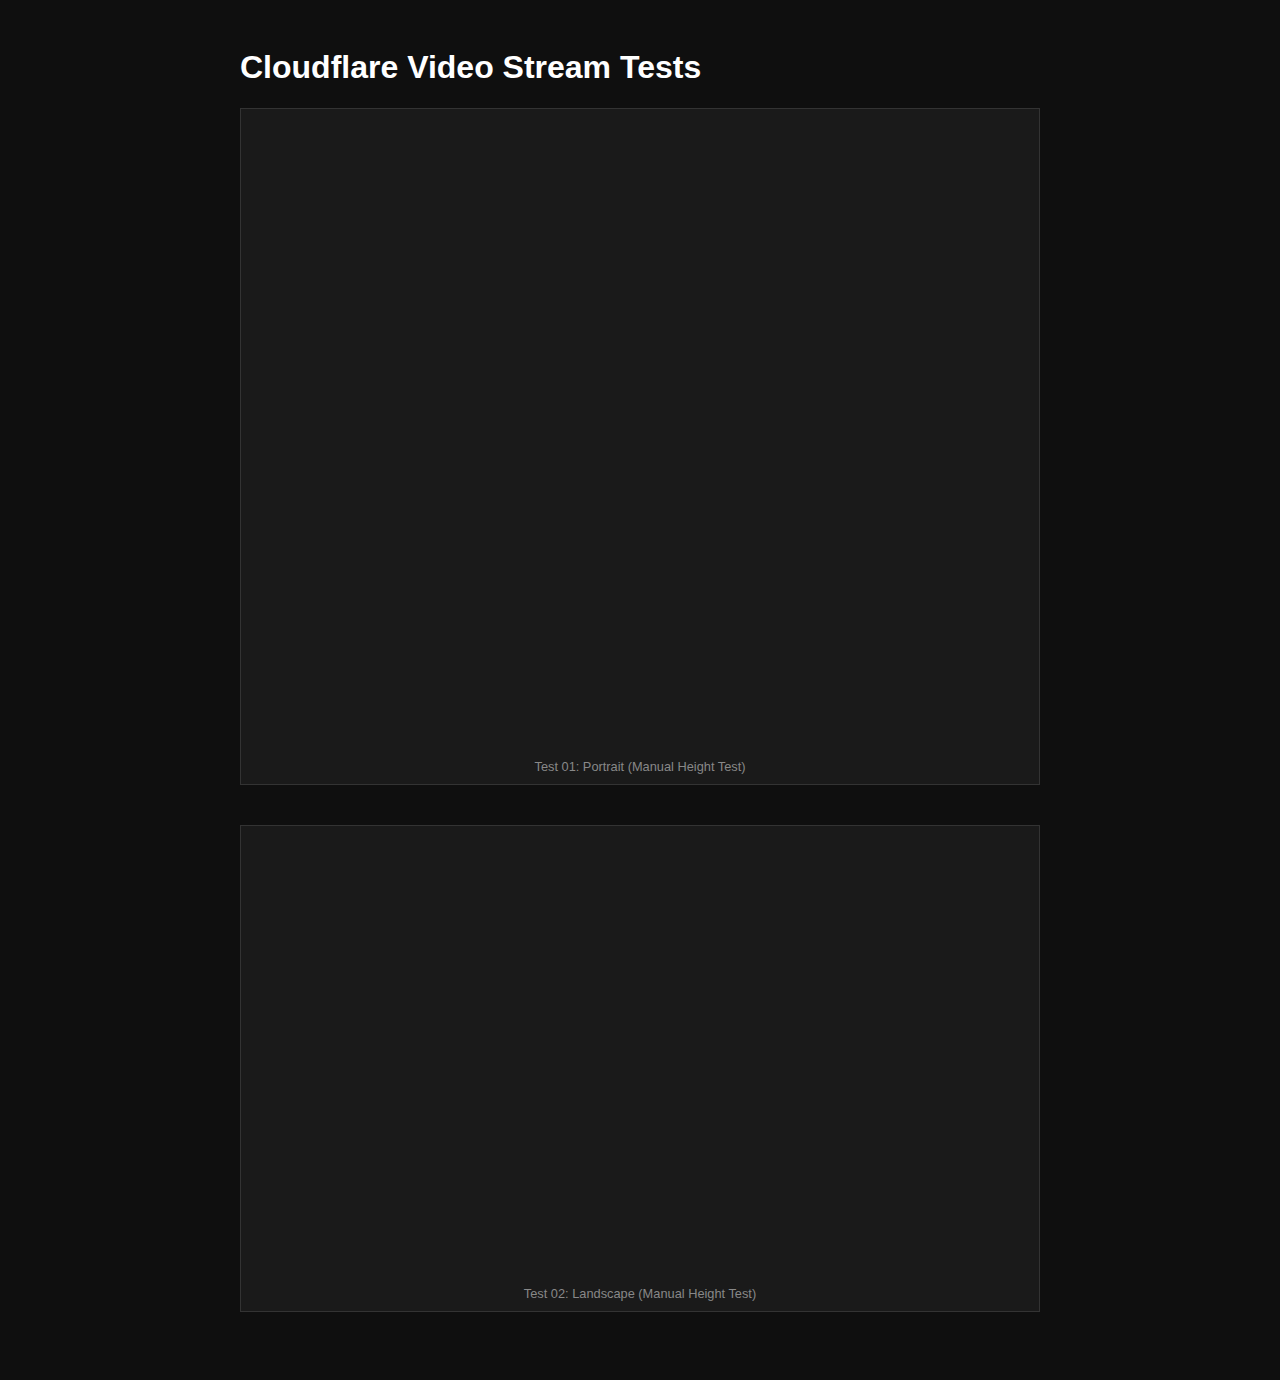
<file: cf-vidtests/index.html>
<!DOCTYPE html>
<html lang="en">
<head>
    <meta charset="UTF-8">
    <meta name="viewport" content="width=device-width, initial-scale=1.0">
    <title>CF Video Experiments | drfunn.com</title>
    <link rel="stylesheet" href="style.css">
</head>
<body style="background: #0f0f0f; color: white;">

    <div class="vid-experiment-wrapper">
        <h1>Cloudflare Video Stream Tests</h1>
        
        <div class="video-card">
            <iframe
                src="https://customer-dk6q4c314h6xd6jo.cloudflarestream.com/5285fad16bd0abd54d4bdcda3be8d28a/iframe?poster=https%3A%2F%2Fcustomer-dk6q4c314h6xd6jo.cloudflarestream.com%2F5285fad16bd0abd54d4bdcda3be8d28a%2Fthumbnails%2Fthumbnail.jpg%3Ftime%3D2s"
                style="height: 640px;" 
                allow="accelerometer; gyroscope; autoplay; encrypted-media; picture-in-picture;"
                allowfullscreen="true">
            </iframe>
            <div class="vid-caption">Test 01: Portrait (Manual Height Test)</div>
        </div>
        
        <div class="video-card">
            <iframe
                src="https://customer-dk6q4c314h6xd6jo.cloudflarestream.com/74ffd0754447e8f433292752c38af4eb/iframe?poster=https%3A%2F%2Fcustomer-dk6q4c314h6xd6jo.cloudflarestream.com%2F74ffd0754447e8f433292752c38af4eb%2Fthumbnails%2Fthumbnail.jpg%3Ftime%3D7m22s"
                style="height: 450px;"
                allow="accelerometer; gyroscope; autoplay; encrypted-media; picture-in-picture;"
                allowfullscreen="true">
            </iframe>
            <div class="vid-caption">Test 02: Landscape (Manual Height Test)</div>
        </div>

    <script defer src="https://embed.cloudflarestream.com/embed/sdk.latest.js"></script>
</body>
</html>
</file>
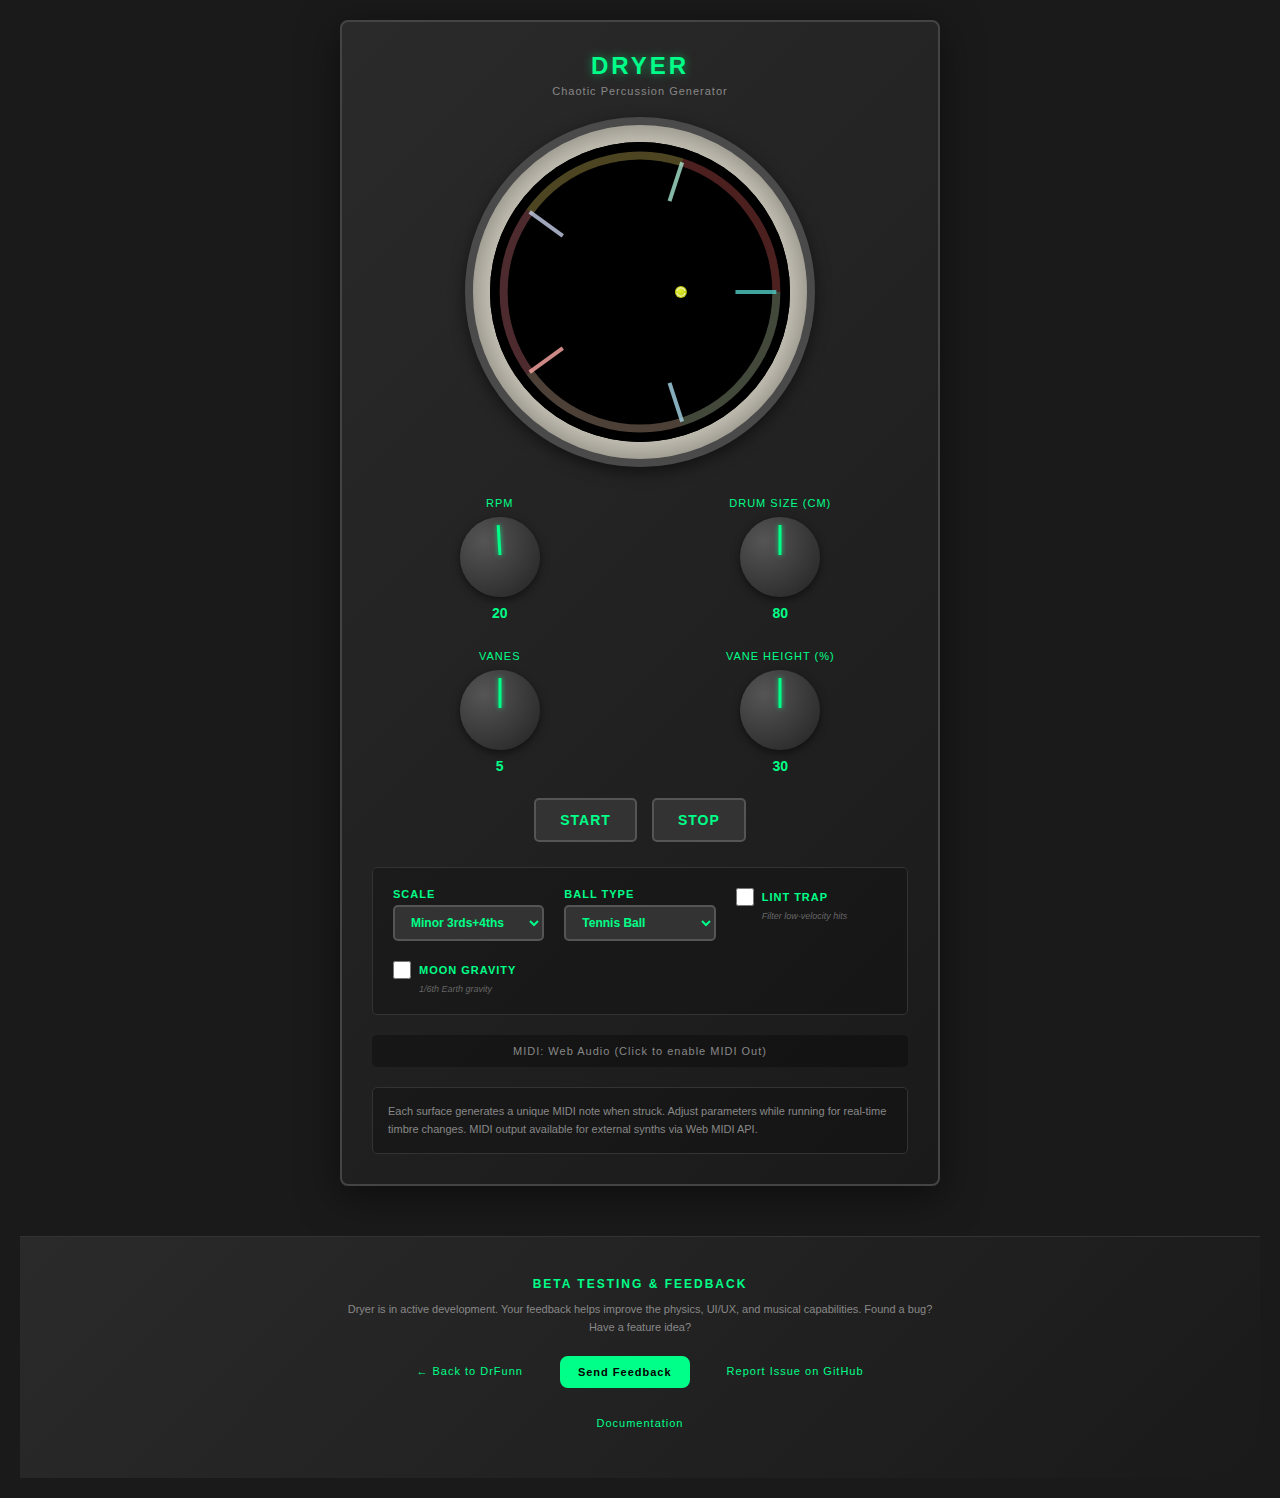
<file: dryer/index.html>
<!DOCTYPE html>
<html lang="en">
<head>
    <meta charset="UTF-8">
    <meta name="viewport" content="width=device-width, initial-scale=1.0">
    <title>Dryer - Chaotic Percussion Generator | DrFunn</title>
    
    <!-- SEO Meta Tags -->
    <meta name="description" content="Physics-based eurorack-style percussion generator. A tennis ball bouncing in a rotating dryer drum creates chaotic MIDI rhythms. Web Audio + Web MIDI support.">
    <meta name="keywords" content="eurorack, percussion generator, MIDI, Web Audio, physics simulation, music production, DrFunn">
    <meta name="author" content="Edward - DrFunn">
    
    <!-- Open Graph Meta Tags (Facebook, LinkedIn, etc.) -->
    <meta property="og:type" content="website">
    <meta property="og:url" content="https://drfunn.com/dryer">
    <meta property="og:title" content="Dryer - Chaotic Percussion Generator">
    <meta property="og:description" content="Physics-based eurorack-style percussion generator. A tennis ball in a rotating dryer drum creates chaotic MIDI rhythms.">
    <meta property="og:image" content="https://drfunn.com/dryer/dryer-card-socials-604x881.webp">
    <meta property="og:image:width" content="1200">
    <meta property="og:image:height" content="630">
    <meta property="og:image:alt" content="Dryer percussion generator interface">
    
    <!-- Twitter Card Meta Tags -->
    <meta name="twitter:card" content="summary_large_image">
    <meta name="twitter:url" content="https://drfunn.com/dryer">
    <meta name="twitter:title" content="Dryer - Chaotic Percussion Generator">
    <meta name="twitter:description" content="Physics-based eurorack percussion generator. Tennis ball + rotating drum = chaotic MIDI rhythms.">
    <meta name="twitter:image" content="https://drfunn.com/dryer/dryer-card-socials-604x881.webp">
    <meta name="twitter:image:alt" content="Dryer percussion generator interface">

  
  <link rel="stylesheet" href="dryer-styles.css">
  <link rel="icon" href="common/drfunn-favicon.png" type="image/png">

    
    <!-- Canonical URL -->
    <link rel="canonical" href="https://drfunn.com/dryer">
    
    <style>
        * {
            margin: 0;
            padding: 0;
            box-sizing: border-box;
        }

        body {
            font-family: 'Arial', sans-serif;
            background: #1a1a1a;
            display: flex;
            flex-direction: column;
            min-height: 100vh;
            padding: 20px;
        }

        .main-content {
            flex: 1;
            display: flex;
            justify-content: center;
            align-items: center;
        }

        .eurorack-module {
            background: linear-gradient(135deg, #2a2a2a 0%, #1a1a1a 100%);
            border: 2px solid #444;
            border-radius: 8px;
            padding: 30px;
            box-shadow: 0 10px 40px rgba(0, 0, 0, 0.5);
            width: 600px;
        }

        .module-header {
            text-align: center;
            margin-bottom: 20px;
        }

        .module-title {
            color: #00ff88;
            font-size: 24px;
            font-weight: bold;
            letter-spacing: 3px;
            text-transform: uppercase;
            text-shadow: 0 0 10px rgba(0, 255, 136, 0.5);
        }

        .module-subtitle {
            color: #888;
            font-size: 11px;
            letter-spacing: 1px;
            margin-top: 5px;
        }

        /* Dryer Drum Display */
        .dryer-display {
            background: radial-gradient(circle, #e8e4d8 0%, #c8c4b8 60%, #a8a498 100%);
            border: 8px solid #4a4a4a;
            border-radius: 50%;
            width: 350px;
            height: 350px;
            margin: 0 auto 30px;
            position: relative;
            box-shadow: inset 0 0 30px rgba(0, 0, 0, 0.3), 0 5px 15px rgba(0, 0, 0, 0.5);
        }

        .dryer-window {
            position: absolute;
            top: 50%;
            left: 50%;
            transform: translate(-50%, -50%);
            width: 300px;
            height: 300px;
            background: #000;
            border-radius: 50%;
            overflow: hidden;
            box-shadow: inset 0 0 20px rgba(0, 0, 0, 0.8);
        }

        #dryerCanvas {
            width: 100%;
            height: 100%;
            display: block;
        }

        /* Control Section */
        .controls {
            display: grid;
            grid-template-columns: repeat(2, 1fr);
            gap: 25px;
            margin-bottom: 20px;
        }

        .control-group {
            text-align: center;
        }

        .control-label {
            color: #00ff88;
            font-size: 11px;
            letter-spacing: 1px;
            margin-bottom: 8px;
            text-transform: uppercase;
        }

        .knob-container {
            position: relative;
            width: 80px;
            height: 80px;
            margin: 0 auto 8px;
        }

        .knob {
            width: 80px;
            height: 80px;
            background: radial-gradient(circle at 30% 30%, #555, #222);
            border-radius: 50%;
            position: relative;
            cursor: pointer;
            box-shadow: 0 3px 8px rgba(0, 0, 0, 0.5);
            transition: transform 0.05s;
        }

        .knob:active {
            transform: scale(0.98);
        }

        .knob-indicator {
            position: absolute;
            top: 8px;
            left: 50%;
            width: 3px;
            height: 30px;
            background: #00ff88;
            transform-origin: bottom center;
            transform: translateX(-50%);
            box-shadow: 0 0 5px rgba(0, 255, 136, 0.8);
        }

        .value-display {
            color: #00ff88;
            font-size: 14px;
            font-weight: bold;
            min-height: 20px;
        }

        /* Transport Controls */
        .transport {
            display: flex;
            justify-content: center;
            gap: 15px;
            margin-top: 20px;
        }

        .transport-btn {
            background: #333;
            border: 2px solid #555;
            color: #00ff88;
            padding: 12px 24px;
            border-radius: 5px;
            cursor: pointer;
            font-size: 14px;
            font-weight: bold;
            text-transform: uppercase;
            transition: all 0.2s;
            letter-spacing: 1px;
        }

        .transport-btn:hover {
            background: #444;
            border-color: #00ff88;
            box-shadow: 0 0 10px rgba(0, 255, 136, 0.3);
        }

        .transport-btn.active {
            background: #00ff88;
            color: #000;
            box-shadow: 0 0 15px rgba(0, 255, 136, 0.6);
        }

        /* MIDI Status */
        .midi-status {
            text-align: center;
            margin-top: 20px;
            padding: 10px;
            background: rgba(0, 0, 0, 0.3);
            border-radius: 5px;
        }

        .midi-status-text {
            color: #888;
            font-size: 11px;
            letter-spacing: 1px;
        }

        .midi-status.connected .midi-status-text {
            color: #00ff88;
        }

        /* Info panel */
        .info-panel {
            margin-top: 20px;
            padding: 15px;
            background: rgba(0, 0, 0, 0.2);
            border-radius: 5px;
            border: 1px solid #333;
        }

        .info-text {
            color: #888;
            font-size: 11px;
            line-height: 1.6;
        }

        /* Feature Controls */
        .feature-controls {
            margin-top: 25px;
            padding: 20px;
            background: rgba(0, 0, 0, 0.2);
            border-radius: 5px;
            border: 1px solid #333;
        }

        .feature-row {
            display: grid;
            grid-template-columns: repeat(auto-fit, minmax(150px, 1fr));
            gap: 20px;
        }

        .feature-group {
            display: flex;
            flex-direction: column;
            gap: 5px;
        }

        .feature-label {
            color: #00ff88;
            font-size: 11px;
            letter-spacing: 1px;
            text-transform: uppercase;
            font-weight: bold;
            display: flex;
            align-items: center;
            gap: 8px;
            cursor: pointer;
        }

        .feature-select {
            background: #333;
            border: 2px solid #555;
            color: #00ff88;
            padding: 8px 12px;
            border-radius: 5px;
            font-size: 12px;
            font-weight: bold;
            cursor: pointer;
            transition: all 0.2s;
        }

        .feature-select:hover,
        .feature-select:focus {
            border-color: #00ff88;
            outline: none;
            box-shadow: 0 0 10px rgba(0, 255, 136, 0.3);
        }

        .feature-checkbox {
            width: 18px;
            height: 18px;
            cursor: pointer;
            accent-color: #00ff88;
        }

        .feature-hint {
            color: #666;
            font-size: 9px;
            font-style: italic;
            margin-left: 26px;
        }

        /* Responsive */
        @media (max-width: 650px) {
            .eurorack-module {
                width: 100%;
                padding: 20px;
            }

            .dryer-display {
                width: 280px;
                height: 280px;
            }

            .dryer-window {
                width: 240px;
                height: 240px;
            }

            .controls {
                gap: 15px;
            }
        }
    </style>
</head>
<body>
    <div class="main-content">
        <div class="eurorack-module">
            <div class="module-header">
                <div class="module-title">Dryer</div>
                <div class="module-subtitle">Chaotic Percussion Generator</div>
            </div>

            <div class="dryer-display">
                <div class="dryer-window">
                    <canvas id="dryerCanvas" width="300" height="300"></canvas>
                </div>
            </div>

            <div class="controls">
                <div class="control-group">
                    <div class="control-label">RPM</div>
                    <div class="knob-container">
                        <div class="knob" id="rpmKnob">
                            <div class="knob-indicator"></div>
                        </div>
                    </div>
                    <div class="value-display" id="rpmValue">20</div>
                </div>

                <div class="control-group">
                    <div class="control-label">Drum Size (cm)</div>
                    <div class="knob-container">
                        <div class="knob" id="drumSizeKnob">
                            <div class="knob-indicator"></div>
                        </div>
                    </div>
                    <div class="value-display" id="drumSizeValue">80</div>
                </div>

                <div class="control-group">
                    <div class="control-label">Vanes</div>
                    <div class="knob-container">
                        <div class="knob" id="vanesKnob">
                            <div class="knob-indicator"></div>
                        </div>
                    </div>
                    <div class="value-display" id="vanesValue">5</div>
                </div>

                <div class="control-group">
                    <div class="control-label">Vane Height (%)</div>
                    <div class="knob-container">
                        <div class="knob" id="vaneHeightKnob">
                            <div class="knob-indicator"></div>
                        </div>
                    </div>
                    <div class="value-display" id="vaneHeightValue">30</div>
                </div>
            </div>

            <div class="transport">
                <button class="transport-btn" id="startBtn">Start</button>
                <button class="transport-btn" id="stopBtn">Stop</button>
            </div>

            <!-- New Feature Toggles -->
            <div class="feature-controls">
                <div class="feature-row">
                    <div class="feature-group">
                        <label class="feature-label">Scale</label>
                        <select id="scaleSelect" class="feature-select">
                            <!-- populated by dryer-main.js from DRYER_SCALES -->
                        </select>
                    </div>

                    <div class="feature-group">
                        <label class="feature-label">Ball Type</label>
                        <select id="ballTypeSelect" class="feature-select">
                            <option value="tennis">Tennis Ball</option>
                            <option value="sandbag">Sandbag</option>
                            <option value="balloon">Balloon</option>
                        </select>
                    </div>
                    
                    <div class="feature-group">
                        <label class="feature-label">
                            <input type="checkbox" id="lintTrapToggle" class="feature-checkbox">
                            Lint Trap
                        </label>
                        <div class="feature-hint">Filter low-velocity hits</div>
                    </div>
                    
                    <div class="feature-group">
                        <label class="feature-label">
                            <input type="checkbox" id="moonGravityToggle" class="feature-checkbox">
                            Moon Gravity
                        </label>
                        <div class="feature-hint">1/6th Earth gravity</div>
                    </div>
                </div>
            </div>

            <div class="midi-status" id="midiStatus">
                <div class="midi-status-text">MIDI: Web Audio (Click to enable MIDI Out)</div>
            </div>

            <div class="info-panel">
                <div class="info-text">
                    Each surface generates a unique MIDI note when struck. 
                    Adjust parameters while running for real-time timbre changes.
                    MIDI output available for external synths via Web MIDI API.
                </div>
            </div>
        </div>
    </div>

    <!-- Dynamic Footer -->
    <div id="footer-placeholder"></div>

    <script src="dryer-physics.js"></script>
    <script src="dryer-audio.js"></script>
    <script src="dryer-ui.js"></script>
    <script src="dryer-main.js"></script>
    
    <script>
        // Load footer and initialize feedback modal
        fetch('./footer-dryer.html')
            .then(response => response.text())
            .then(data => {
                document.getElementById('footer-placeholder').innerHTML = data;
                
                // Initialize feedback modal
                const feedbackButton = document.getElementById('dryer-feedback-button');
                const modal = document.getElementById('dryer-feedback-modal');
                const closeButton = document.getElementById('close-dryer-modal');
                const form = document.getElementById('dryer-feedback-form');
                const formStatus = document.getElementById('dryer-form-status');
                
                if (feedbackButton && modal && closeButton && form) {
                    // Open modal
                    feedbackButton.addEventListener('click', function(e) {
                        e.preventDefault();
                        modal.style.display = 'flex';
                    });
                    
                    // Close modal - X button
                    closeButton.addEventListener('click', function() {
                        modal.style.display = 'none';
                        form.reset();
                        formStatus.style.display = 'none';
                    });
                    
                    // Close modal - click outside
                    modal.addEventListener('click', function(e) {
                        if (e.target === modal) {
                            modal.style.display = 'none';
                            form.reset();
                            formStatus.style.display = 'none';
                        }
                    });
                    
                    // Close modal - Escape key
                    document.addEventListener('keydown', function(e) {
                        if (e.key === 'Escape' && modal.style.display === 'flex') {
                            modal.style.display = 'none';
                            form.reset();
                            formStatus.style.display = 'none';
                        }
                    });
                    
                    // Handle form submission with AJAX
                    form.addEventListener('submit', function(e) {
                        e.preventDefault();
                        
                        const formData = new FormData(form);
                        const submitButton = form.querySelector('button[type="submit"]');
                        
                        submitButton.disabled = true;
                        submitButton.textContent = 'Sending...';
                        formStatus.style.display = 'none';
                        
                        fetch(form.action, {
                            method: 'POST',
                            body: formData,
                            headers: {
                                'Accept': 'application/json'
                            }
                        })
                        .then(response => {
                            if (response.ok) {
                                formStatus.style.display = 'block';
                                formStatus.style.backgroundColor = '#00ff88';
                                formStatus.style.color = '#000';
                                formStatus.textContent = '✓ Thank you! Your feedback has been sent successfully.';
                                form.reset();
                                
                                setTimeout(function() {
                                    modal.style.display = 'none';
                                    formStatus.style.display = 'none';
                                }, 2000);
                            } else {
                                throw new Error('Form submission failed');
                            }
                        })
                        .catch(error => {
                            formStatus.style.display = 'block';
                            formStatus.style.backgroundColor = '#ff6b6b';
                            formStatus.style.color = '#fff';
                            formStatus.textContent = 'Oops! There was a problem. Please try again.';
                        })
                        .finally(() => {
                            submitButton.disabled = false;
                            submitButton.textContent = 'Send Feedback';
                        });
                    });
                }
            })
            .catch(error => {
                console.error('Error loading footer:', error);
            });
    </script>
</body>
</html>
</file>
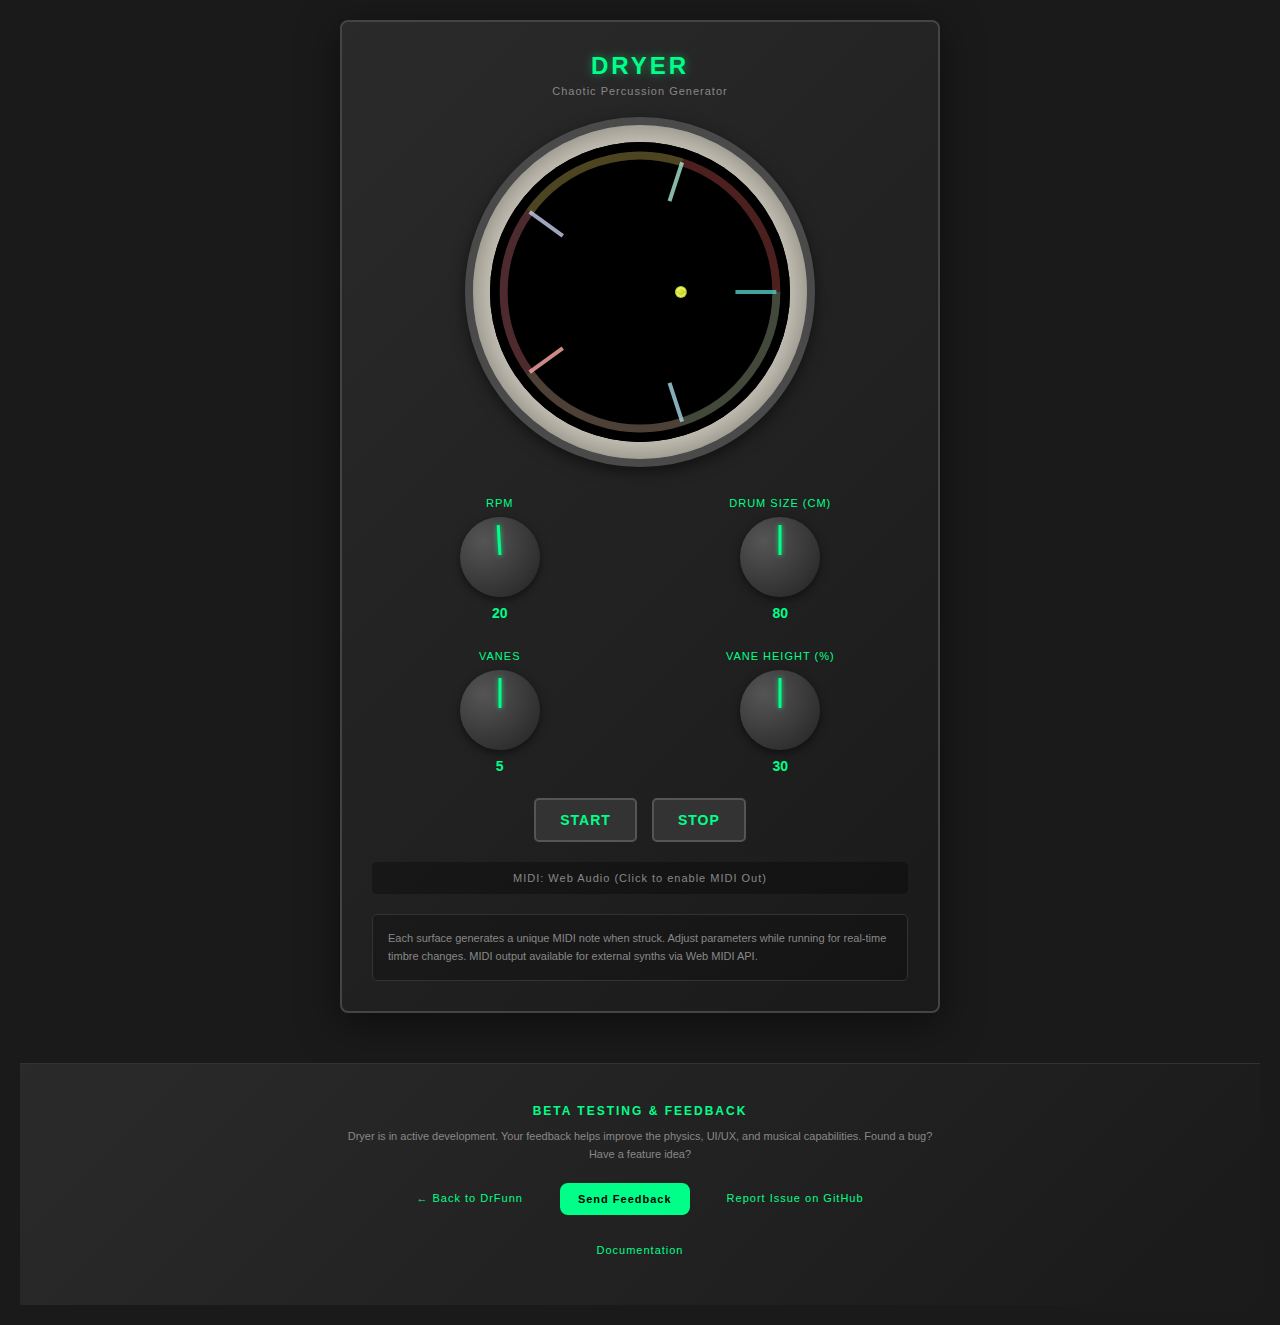
<file: dryer/dryer.html>
<!DOCTYPE html>
<html lang="en">
<head>
    <meta charset="UTF-8">
    <meta name="viewport" content="width=device-width, initial-scale=1.0">
    <title>Dryer - Chaotic Percussion Generator | DrFunn</title>
    
    <!-- SEO Meta Tags -->
    <meta name="description" content="Physics-based eurorack-style percussion generator. A tennis ball bouncing in a rotating dryer drum creates chaotic MIDI rhythms. Web Audio + Web MIDI support.">
    <meta name="keywords" content="eurorack, percussion generator, MIDI, Web Audio, physics simulation, music production, DrFunn">
    <meta name="author" content="Edward - DrFunn">
    
    <!-- Open Graph Meta Tags (Facebook, LinkedIn, etc.) -->
    <meta property="og:type" content="website">
    <meta property="og:url" content="https://drfunn.com/projects/dryer/dryer">
    <meta property="og:title" content="Dryer - Chaotic Percussion Generator">
    <meta property="og:description" content="Physics-based eurorack-style percussion generator. A tennis ball in a rotating dryer drum creates chaotic MIDI rhythms.">
    <meta property="og:image" content="https://drfunn.com/assets/images/dryer-card.webp">
    <meta property="og:image:width" content="1200">
    <meta property="og:image:height" content="630">
    <meta property="og:image:alt" content="Dryer percussion generator interface">
    
    <!-- Twitter Card Meta Tags -->
    <meta name="twitter:card" content="summary_large_image">
    <meta name="twitter:url" content="https://drfunn.com/projects/dryer/dryer">
    <meta name="twitter:title" content="Dryer - Chaotic Percussion Generator">
    <meta name="twitter:description" content="Physics-based eurorack percussion generator. Tennis ball + rotating drum = chaotic MIDI rhythms.">
    <meta name="twitter:image" content="https://drfunn.com/assets/images/dryer-card.webp">
    <meta name="twitter:image:alt" content="Dryer percussion generator interface">
    
    <!-- Canonical URL -->
    <link rel="canonical" href="https://drfunn.com/projects/dryer/dryer">
    
    <style>
        * {
            margin: 0;
            padding: 0;
            box-sizing: border-box;
        }

        body {
            font-family: 'Arial', sans-serif;
            background: #1a1a1a;
            display: flex;
            flex-direction: column;
            min-height: 100vh;
            padding: 20px;
        }

        .main-content {
            flex: 1;
            display: flex;
            justify-content: center;
            align-items: center;
        }

        .eurorack-module {
            background: linear-gradient(135deg, #2a2a2a 0%, #1a1a1a 100%);
            border: 2px solid #444;
            border-radius: 8px;
            padding: 30px;
            box-shadow: 0 10px 40px rgba(0, 0, 0, 0.5);
            width: 600px;
        }

        .module-header {
            text-align: center;
            margin-bottom: 20px;
        }

        .module-title {
            color: #00ff88;
            font-size: 24px;
            font-weight: bold;
            letter-spacing: 3px;
            text-transform: uppercase;
            text-shadow: 0 0 10px rgba(0, 255, 136, 0.5);
        }

        .module-subtitle {
            color: #888;
            font-size: 11px;
            letter-spacing: 1px;
            margin-top: 5px;
        }

        /* Dryer Drum Display */
        .dryer-display {
            background: radial-gradient(circle, #e8e4d8 0%, #c8c4b8 60%, #a8a498 100%);
            border: 8px solid #4a4a4a;
            border-radius: 50%;
            width: 350px;
            height: 350px;
            margin: 0 auto 30px;
            position: relative;
            box-shadow: inset 0 0 30px rgba(0, 0, 0, 0.3), 0 5px 15px rgba(0, 0, 0, 0.5);
        }

        .dryer-window {
            position: absolute;
            top: 50%;
            left: 50%;
            transform: translate(-50%, -50%);
            width: 300px;
            height: 300px;
            background: #000;
            border-radius: 50%;
            overflow: hidden;
            box-shadow: inset 0 0 20px rgba(0, 0, 0, 0.8);
        }

        #dryerCanvas {
            width: 100%;
            height: 100%;
            display: block;
        }

        /* Control Section */
        .controls {
            display: grid;
            grid-template-columns: repeat(2, 1fr);
            gap: 25px;
            margin-bottom: 20px;
        }

        .control-group {
            text-align: center;
        }

        .control-label {
            color: #00ff88;
            font-size: 11px;
            letter-spacing: 1px;
            margin-bottom: 8px;
            text-transform: uppercase;
        }

        .knob-container {
            position: relative;
            width: 80px;
            height: 80px;
            margin: 0 auto 8px;
        }

        .knob {
            width: 80px;
            height: 80px;
            background: radial-gradient(circle at 30% 30%, #555, #222);
            border-radius: 50%;
            position: relative;
            cursor: pointer;
            box-shadow: 0 3px 8px rgba(0, 0, 0, 0.5);
            transition: transform 0.05s;
        }

        .knob:active {
            transform: scale(0.98);
        }

        .knob-indicator {
            position: absolute;
            top: 8px;
            left: 50%;
            width: 3px;
            height: 30px;
            background: #00ff88;
            transform-origin: bottom center;
            transform: translateX(-50%);
            box-shadow: 0 0 5px rgba(0, 255, 136, 0.8);
        }

        .value-display {
            color: #00ff88;
            font-size: 14px;
            font-weight: bold;
            min-height: 20px;
        }

        /* Transport Controls */
        .transport {
            display: flex;
            justify-content: center;
            gap: 15px;
            margin-top: 20px;
        }

        .transport-btn {
            background: #333;
            border: 2px solid #555;
            color: #00ff88;
            padding: 12px 24px;
            border-radius: 5px;
            cursor: pointer;
            font-size: 14px;
            font-weight: bold;
            text-transform: uppercase;
            transition: all 0.2s;
            letter-spacing: 1px;
        }

        .transport-btn:hover {
            background: #444;
            border-color: #00ff88;
            box-shadow: 0 0 10px rgba(0, 255, 136, 0.3);
        }

        .transport-btn.active {
            background: #00ff88;
            color: #000;
            box-shadow: 0 0 15px rgba(0, 255, 136, 0.6);
        }

        /* MIDI Status */
        .midi-status {
            text-align: center;
            margin-top: 20px;
            padding: 10px;
            background: rgba(0, 0, 0, 0.3);
            border-radius: 5px;
        }

        .midi-status-text {
            color: #888;
            font-size: 11px;
            letter-spacing: 1px;
        }

        .midi-status.connected .midi-status-text {
            color: #00ff88;
        }

        /* Info panel */
        .info-panel {
            margin-top: 20px;
            padding: 15px;
            background: rgba(0, 0, 0, 0.2);
            border-radius: 5px;
            border: 1px solid #333;
        }

        .info-text {
            color: #888;
            font-size: 11px;
            line-height: 1.6;
        }

        /* Responsive */
        @media (max-width: 650px) {
            .eurorack-module {
                width: 100%;
                padding: 20px;
            }

            .dryer-display {
                width: 280px;
                height: 280px;
            }

            .dryer-window {
                width: 240px;
                height: 240px;
            }

            .controls {
                gap: 15px;
            }
        }
    </style>
</head>
<body>
    <div class="main-content">
        <div class="eurorack-module">
            <div class="module-header">
                <div class="module-title">Dryer</div>
                <div class="module-subtitle">Chaotic Percussion Generator</div>
            </div>

            <div class="dryer-display">
                <div class="dryer-window">
                    <canvas id="dryerCanvas" width="300" height="300"></canvas>
                </div>
            </div>

            <div class="controls">
                <div class="control-group">
                    <div class="control-label">RPM</div>
                    <div class="knob-container">
                        <div class="knob" id="rpmKnob">
                            <div class="knob-indicator"></div>
                        </div>
                    </div>
                    <div class="value-display" id="rpmValue">20</div>
                </div>

                <div class="control-group">
                    <div class="control-label">Drum Size (cm)</div>
                    <div class="knob-container">
                        <div class="knob" id="drumSizeKnob">
                            <div class="knob-indicator"></div>
                        </div>
                    </div>
                    <div class="value-display" id="drumSizeValue">80</div>
                </div>

                <div class="control-group">
                    <div class="control-label">Vanes</div>
                    <div class="knob-container">
                        <div class="knob" id="vanesKnob">
                            <div class="knob-indicator"></div>
                        </div>
                    </div>
                    <div class="value-display" id="vanesValue">5</div>
                </div>

                <div class="control-group">
                    <div class="control-label">Vane Height (%)</div>
                    <div class="knob-container">
                        <div class="knob" id="vaneHeightKnob">
                            <div class="knob-indicator"></div>
                        </div>
                    </div>
                    <div class="value-display" id="vaneHeightValue">30</div>
                </div>
            </div>

            <div class="transport">
                <button class="transport-btn" id="startBtn">Start</button>
                <button class="transport-btn" id="stopBtn">Stop</button>
            </div>

            <div class="midi-status" id="midiStatus">
                <div class="midi-status-text">MIDI: Web Audio (Click to enable MIDI Out)</div>
            </div>

            <div class="info-panel">
                <div class="info-text">
                    Each surface generates a unique MIDI note when struck. 
                    Adjust parameters while running for real-time timbre changes.
                    MIDI output available for external synths via Web MIDI API.
                </div>
            </div>
        </div>
    </div>

    <!-- Dynamic Footer -->
    <div id="footer-placeholder"></div>

    <script src="dryer-physics.js"></script>
    <script src="dryer-audio.js"></script>
    <script src="dryer-ui.js"></script>
    <script src="dryer-main.js"></script>
    
    <script>
        // Load footer and initialize feedback modal
        fetch('./footer-dryer.html')
            .then(response => response.text())
            .then(data => {
                document.getElementById('footer-placeholder').innerHTML = data;
                
                // Initialize feedback modal
                const feedbackButton = document.getElementById('dryer-feedback-button');
                const modal = document.getElementById('dryer-feedback-modal');
                const closeButton = document.getElementById('close-dryer-modal');
                const form = document.getElementById('dryer-feedback-form');
                const formStatus = document.getElementById('dryer-form-status');
                
                if (feedbackButton && modal && closeButton && form) {
                    // Open modal
                    feedbackButton.addEventListener('click', function(e) {
                        e.preventDefault();
                        modal.style.display = 'flex';
                    });
                    
                    // Close modal - X button
                    closeButton.addEventListener('click', function() {
                        modal.style.display = 'none';
                        form.reset();
                        formStatus.style.display = 'none';
                    });
                    
                    // Close modal - click outside
                    modal.addEventListener('click', function(e) {
                        if (e.target === modal) {
                            modal.style.display = 'none';
                            form.reset();
                            formStatus.style.display = 'none';
                        }
                    });
                    
                    // Close modal - Escape key
                    document.addEventListener('keydown', function(e) {
                        if (e.key === 'Escape' && modal.style.display === 'flex') {
                            modal.style.display = 'none';
                            form.reset();
                            formStatus.style.display = 'none';
                        }
                    });
                    
                    // Handle form submission with AJAX
                    form.addEventListener('submit', function(e) {
                        e.preventDefault();
                        
                        const formData = new FormData(form);
                        const submitButton = form.querySelector('button[type="submit"]');
                        
                        submitButton.disabled = true;
                        submitButton.textContent = 'Sending...';
                        formStatus.style.display = 'none';
                        
                        fetch(form.action, {
                            method: 'POST',
                            body: formData,
                            headers: {
                                'Accept': 'application/json'
                            }
                        })
                        .then(response => {
                            if (response.ok) {
                                formStatus.style.display = 'block';
                                formStatus.style.backgroundColor = '#00ff88';
                                formStatus.style.color = '#000';
                                formStatus.textContent = '✓ Thank you! Your feedback has been sent successfully.';
                                form.reset();
                                
                                setTimeout(function() {
                                    modal.style.display = 'none';
                                    formStatus.style.display = 'none';
                                }, 2000);
                            } else {
                                throw new Error('Form submission failed');
                            }
                        })
                        .catch(error => {
                            formStatus.style.display = 'block';
                            formStatus.style.backgroundColor = '#ff6b6b';
                            formStatus.style.color = '#fff';
                            formStatus.textContent = 'Oops! There was a problem. Please try again.';
                        })
                        .finally(() => {
                            submitButton.disabled = false;
                            submitButton.textContent = 'Send Feedback';
                        });
                    });
                }
            })
            .catch(error => {
                console.error('Error loading footer:', error);
            });
    </script>
</body>
</html>
</file>
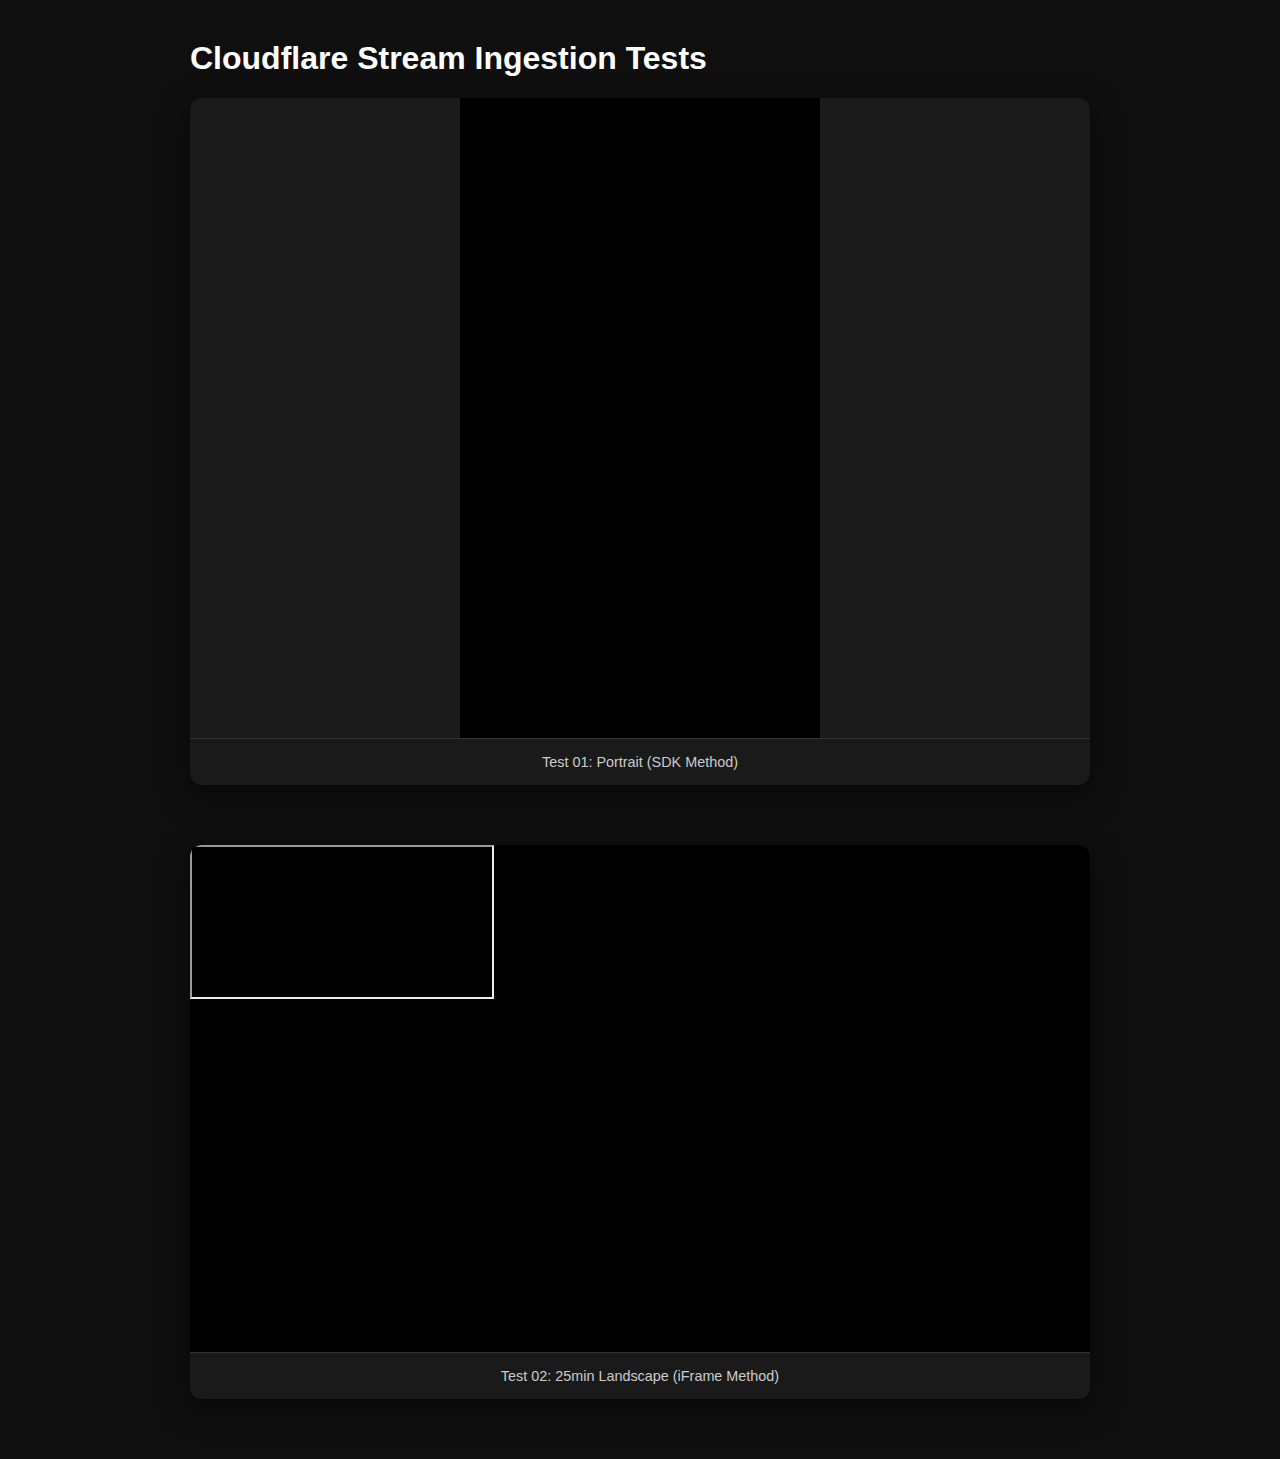
<file: projects/cf-vidtests/cf-vidtests.html>
<!DOCTYPE html>
<html lang="en">
<head>
    <meta charset="UTF-8">
    <meta name="viewport" content="width=device-width, initial-scale=1.0">
    <title>CF Video Experiments | drfunn.com</title>
    <link rel="stylesheet" href="style.css">
</head>
<body style="background: #0f0f0f; color: white;">

    <div class="vid-experiment-wrapper">
        <h1>Cloudflare Stream Ingestion Tests</h1>
        
        <div class="video-card">
            <div class="portrait-container">
                <stream src="5285fad16bd0abd54d4bdcda3be8d28a" controls preload="auto"></stream>
            </div>
            <div class="vid-caption">Test 01: Portrait (SDK Method)</div>
        </div>
    
        <div class="video-card">
            <div class="landscape-container">
                <iframe
                    src="https://customer-dk6q4c314h6xd6jo.cloudflarestream.com/74ffd0754447e8f433292752c38af4eb/iframe?poster=https%3A%2F%2Fcustomer-dk6q4c314h6xd6jo.cloudflarestream.com%2F74ffd0754447e8f433292752c38af4eb%2Fthumbnails%2Fthumbnail.jpg%3Ftime%3D7m22s%26height%3D600"
                    loading="lazy"
                    allow="accelerometer; gyroscope; autoplay; encrypted-media; picture-in-picture;"
                    allowfullscreen="true">
                </iframe>
            </div>
            <div class="vid-caption">Test 02: 25min Landscape (iFrame Method)</div>
        </div>
    </div>

<script defer src="https://embed.cloudflarestream.com/embed/sdk.latest.js"></script>

    <script defer src="https://embed.cloudflarestream.com/embed/sdk.latest.js"></script>
</body>
</html>
</file>
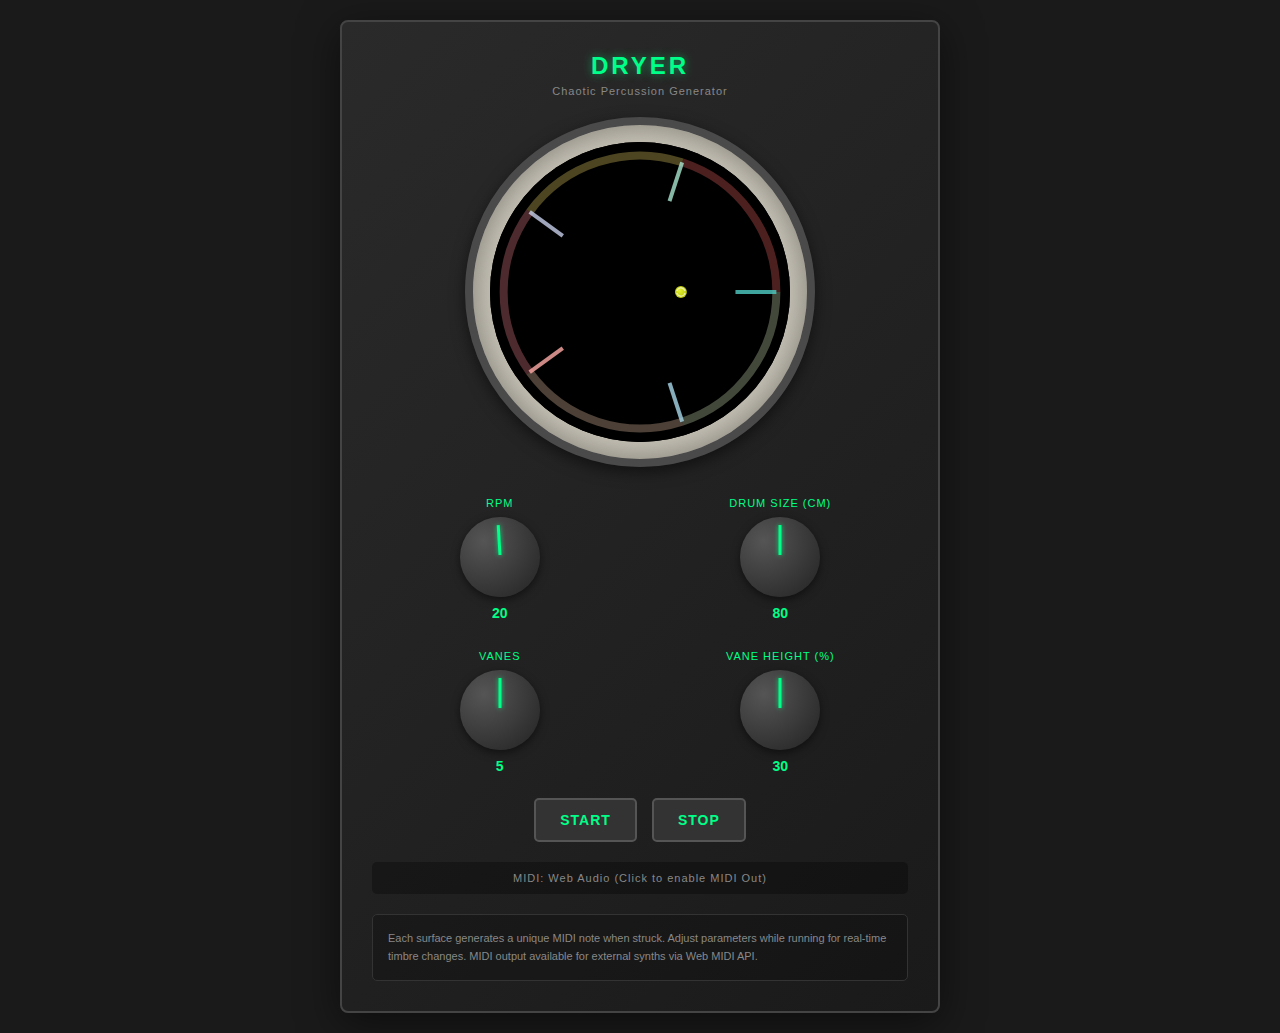
<file: projects/dryer/dryer.html>
<!DOCTYPE html>
<html lang="en">
<head>
    <meta charset="UTF-8">
    <meta name="viewport" content="width=device-width, initial-scale=1.0">
    <title>Dryer - Eurorack Module</title>
    <style>
        * {
            margin: 0;
            padding: 0;
            box-sizing: border-box;
        }

        body {
            font-family: 'Arial', sans-serif;
            background: #1a1a1a;
            display: flex;
            justify-content: center;
            align-items: center;
            min-height: 100vh;
            padding: 20px;
        }

        .eurorack-module {
            background: linear-gradient(135deg, #2a2a2a 0%, #1a1a1a 100%);
            border: 2px solid #444;
            border-radius: 8px;
            padding: 30px;
            box-shadow: 0 10px 40px rgba(0, 0, 0, 0.5);
            width: 600px;
        }

        .module-header {
            text-align: center;
            margin-bottom: 20px;
        }

        .module-title {
            color: #00ff88;
            font-size: 24px;
            font-weight: bold;
            letter-spacing: 3px;
            text-transform: uppercase;
            text-shadow: 0 0 10px rgba(0, 255, 136, 0.5);
        }

        .module-subtitle {
            color: #888;
            font-size: 11px;
            letter-spacing: 1px;
            margin-top: 5px;
        }

        /* Dryer Drum Display */
        .dryer-display {
            background: radial-gradient(circle, #e8e4d8 0%, #c8c4b8 60%, #a8a498 100%);
            border: 8px solid #4a4a4a;
            border-radius: 50%;
            width: 350px;
            height: 350px;
            margin: 0 auto 30px;
            position: relative;
            box-shadow: inset 0 0 30px rgba(0, 0, 0, 0.3), 0 5px 15px rgba(0, 0, 0, 0.5);
        }

        .dryer-window {
            position: absolute;
            top: 50%;
            left: 50%;
            transform: translate(-50%, -50%);
            width: 300px;
            height: 300px;
            background: #000;
            border-radius: 50%;
            overflow: hidden;
            box-shadow: inset 0 0 20px rgba(0, 0, 0, 0.8);
        }

        #dryerCanvas {
            width: 100%;
            height: 100%;
            display: block;
        }

        /* Control Section */
        .controls {
            display: grid;
            grid-template-columns: repeat(2, 1fr);
            gap: 25px;
            margin-bottom: 20px;
        }

        .control-group {
            text-align: center;
        }

        .control-label {
            color: #00ff88;
            font-size: 11px;
            letter-spacing: 1px;
            margin-bottom: 8px;
            text-transform: uppercase;
        }

        .knob-container {
            position: relative;
            width: 80px;
            height: 80px;
            margin: 0 auto 8px;
        }

        .knob {
            width: 80px;
            height: 80px;
            background: radial-gradient(circle at 30% 30%, #555, #222);
            border-radius: 50%;
            position: relative;
            cursor: pointer;
            box-shadow: 0 3px 8px rgba(0, 0, 0, 0.5);
            transition: transform 0.05s;
        }

        .knob:active {
            transform: scale(0.98);
        }

        .knob-indicator {
            position: absolute;
            top: 8px;
            left: 50%;
            width: 3px;
            height: 30px;
            background: #00ff88;
            transform-origin: bottom center;
            transform: translateX(-50%);
            box-shadow: 0 0 5px rgba(0, 255, 136, 0.8);
        }

        .value-display {
            color: #00ff88;
            font-size: 14px;
            font-weight: bold;
            min-height: 20px;
        }

        /* Transport Controls */
        .transport {
            display: flex;
            justify-content: center;
            gap: 15px;
            margin-top: 20px;
        }

        .transport-btn {
            background: #333;
            border: 2px solid #555;
            color: #00ff88;
            padding: 12px 24px;
            border-radius: 5px;
            cursor: pointer;
            font-size: 14px;
            font-weight: bold;
            text-transform: uppercase;
            transition: all 0.2s;
            letter-spacing: 1px;
        }

        .transport-btn:hover {
            background: #444;
            border-color: #00ff88;
            box-shadow: 0 0 10px rgba(0, 255, 136, 0.3);
        }

        .transport-btn.active {
            background: #00ff88;
            color: #000;
            box-shadow: 0 0 15px rgba(0, 255, 136, 0.6);
        }

        /* MIDI Status */
        .midi-status {
            text-align: center;
            margin-top: 20px;
            padding: 10px;
            background: rgba(0, 0, 0, 0.3);
            border-radius: 5px;
        }

        .midi-status-text {
            color: #888;
            font-size: 11px;
            letter-spacing: 1px;
        }

        .midi-status.connected .midi-status-text {
            color: #00ff88;
        }

        /* Info panel */
        .info-panel {
            margin-top: 20px;
            padding: 15px;
            background: rgba(0, 0, 0, 0.2);
            border-radius: 5px;
            border: 1px solid #333;
        }

        .info-text {
            color: #888;
            font-size: 11px;
            line-height: 1.6;
        }
    </style>
</head>
<body>
    <div class="eurorack-module">
        <div class="module-header">
            <div class="module-title">Dryer</div>
            <div class="module-subtitle">Chaotic Percussion Generator</div>
        </div>

        <div class="dryer-display">
            <div class="dryer-window">
                <canvas id="dryerCanvas" width="300" height="300"></canvas>
            </div>
        </div>

        <div class="controls">
            <div class="control-group">
                <div class="control-label">RPM</div>
                <div class="knob-container">
                    <div class="knob" id="rpmKnob">
                        <div class="knob-indicator"></div>
                    </div>
                </div>
                <div class="value-display" id="rpmValue">20</div>
            </div>

            <div class="control-group">
                <div class="control-label">Drum Size (cm)</div>
                <div class="knob-container">
                    <div class="knob" id="drumSizeKnob">
                        <div class="knob-indicator"></div>
                    </div>
                </div>
                <div class="value-display" id="drumSizeValue">80</div>
            </div>

            <div class="control-group">
                <div class="control-label">Vanes</div>
                <div class="knob-container">
                    <div class="knob" id="vanesKnob">
                        <div class="knob-indicator"></div>
                    </div>
                </div>
                <div class="value-display" id="vanesValue">5</div>
            </div>

            <div class="control-group">
                <div class="control-label">Vane Height (%)</div>
                <div class="knob-container">
                    <div class="knob" id="vaneHeightKnob">
                        <div class="knob-indicator"></div>
                    </div>
                </div>
                <div class="value-display" id="vaneHeightValue">30</div>
            </div>
        </div>

        <div class="transport">
            <button class="transport-btn" id="startBtn">Start</button>
            <button class="transport-btn" id="stopBtn">Stop</button>
        </div>

        <div class="midi-status" id="midiStatus">
            <div class="midi-status-text">MIDI: Web Audio (Click to enable MIDI Out)</div>
        </div>

        <div class="info-panel">
            <div class="info-text">
                Each surface generates a unique MIDI note when struck. 
                Adjust parameters while running for real-time timbre changes.
                MIDI output available for external synths via Web MIDI API.
            </div>
        </div>
    </div>

    <script src="dryer-physics.js"></script>
    <script src="dryer-audio.js"></script>
    <script src="dryer-ui.js"></script>
    <script src="dryer-main.js"></script>
</body>
</html>
</file>
<file: dryer/dryer-styles.css>
* {
    margin: 0;
    padding: 0;
    box-sizing: border-box;
}

body {
    font-family: 'Arial', sans-serif;
    background: #1a1a1a;
    display: flex;
    flex-direction: column;
    min-height: 100vh;
    padding: 20px;
}

.main-content {
    flex: 1;
    display: flex;
    justify-content: center;
    align-items: center;
}

.eurorack-module {
    background: linear-gradient(135deg, #2a2a2a 0%, #1a1a1a 100%);
    border: 2px solid #444;
    border-radius: 8px;
    padding: 30px;
    box-shadow: 0 10px 40px rgba(0, 0, 0, 0.5);
    width: 600px;
}

.module-header {
    text-align: center;
    margin-bottom: 20px;
}

.module-title {
    color: #00ff88;
    font-size: 24px;
    font-weight: bold;
    letter-spacing: 3px;
    text-transform: uppercase;
    text-shadow: 0 0 10px rgba(0, 255, 136, 0.5);
}

.module-subtitle {
    color: #888;
    font-size: 11px;
    letter-spacing: 1px;
    margin-top: 5px;
}

/* Dryer Drum Display */
.dryer-display {
    background: radial-gradient(circle, #e8e4d8 0%, #c8c4b8 60%, #a8a498 100%);
    border: 8px solid #4a4a4a;
    border-radius: 50%;
    width: 350px;
    height: 350px;
    margin: 0 auto 30px;
    position: relative;
    box-shadow: inset 0 0 30px rgba(0, 0, 0, 0.3), 0 5px 15px rgba(0, 0, 0, 0.5);
}

.dryer-window {
    position: absolute;
    top: 50%;
    left: 50%;
    transform: translate(-50%, -50%);
    width: 300px;
    height: 300px;
    background: #000;
    border-radius: 50%;
    overflow: hidden;
    box-shadow: inset 0 0 20px rgba(0, 0, 0, 0.8);
}

#dryerCanvas {
    width: 100%;
    height: 100%;
    display: block;
}

/* Control Section */
.controls {
    display: grid;
    grid-template-columns: repeat(2, 1fr);
    gap: 25px;
    margin-bottom: 20px;
}

.control-group {
    text-align: center;
}

.control-label {
    color: #00ff88;
    font-size: 11px;
    letter-spacing: 1px;
    margin-bottom: 8px;
    text-transform: uppercase;
}

.knob-container {
    position: relative;
    width: 80px;
    height: 80px;
    margin: 0 auto 8px;
}

.knob {
    width: 80px;
    height: 80px;
    background: radial-gradient(circle at 30% 30%, #555, #222);
    border-radius: 50%;
    position: relative;
    cursor: pointer;
    box-shadow: 0 3px 8px rgba(0, 0, 0, 0.5);
    transition: transform 0.05s;
}

.knob:active {
    transform: scale(0.98);
}

.knob-indicator {
    position: absolute;
    top: 8px;
    left: 50%;
    width: 3px;
    height: 30px;
    background: #00ff88;
    transform-origin: bottom center;
    transform: translateX(-50%);
    box-shadow: 0 0 5px rgba(0, 255, 136, 0.8);
}

.value-display {
    color: #00ff88;
    font-size: 14px;
    font-weight: bold;
    min-height: 20px;
}

/* Transport Controls */
.transport {
    display: flex;
    justify-content: center;
    gap: 15px;
    margin-top: 20px;
}

.transport-btn {
    background: #333;
    border: 2px solid #555;
    color: #00ff88;
    padding: 12px 24px;
    border-radius: 5px;
    cursor: pointer;
    font-size: 14px;
    font-weight: bold;
    text-transform: uppercase;
    transition: all 0.2s;
    letter-spacing: 1px;
}

.transport-btn:hover {
    background: #444;
    border-color: #00ff88;
    box-shadow: 0 0 10px rgba(0, 255, 136, 0.3);
}

.transport-btn.active {
    background: #00ff88;
    color: #000;
    box-shadow: 0 0 15px rgba(0, 255, 136, 0.6);
}

/* MIDI Status */
.midi-status {
    text-align: center;
    margin-top: 20px;
    padding: 10px;
    background: rgba(0, 0, 0, 0.3);
    border-radius: 5px;
}

.midi-status-text {
    color: #888;
    font-size: 11px;
    letter-spacing: 1px;
}

.midi-status.connected .midi-status-text {
    color: #00ff88;
}

/* Info panel */
.info-panel {
    margin-top: 20px;
    padding: 15px;
    background: rgba(0, 0, 0, 0.2);
    border-radius: 5px;
    border: 1px solid #333;
}

.info-text {
    color: #888;
    font-size: 11px;
    line-height: 1.6;
}

/* Responsive */
@media (max-width: 650px) {
    .eurorack-module {
        width: 100%;
        padding: 20px;
    }

    .dryer-display {
        width: 280px;
        height: 280px;
    }

    .dryer-window {
        width: 240px;
        height: 240px;
    }

    .controls {
        gap: 15px;
    }
}
</file>
<file: projects/cf-vidtests/style.css>
/* Container styles for video experiments */
.vid-experiment-wrapper {
  max-width: 900px;
  margin: 40px auto;
  padding: 0 20px;
  font-family: sans-serif;
}

.video-card {
  margin-bottom: 60px;
  background: #1a1a1a;
  border-radius: 12px;
  overflow: hidden;
  box-shadow: 0 10px 30px rgba(0,0,0,0.5);
}

/* 9:16 Portrait Container */
.portrait-container {
  aspect-ratio: 9 / 16;
  width: 100%;
  max-width: 360px;
  margin: 0 auto;
  background: #000;
}

/* 16:9 Landscape Container */
.landscape-container {
  aspect-ratio: 16 / 9;
  width: 100%;
  background: #000;
}

stream {
  display: block;
  width: 100%;
  height: 100%;
}

.vid-caption {
  padding: 15px;
  color: #ccc;
  font-size: 0.9rem;
  text-align: center;
  border-top: 1px solid #333;
}


/* Updated 9:16 Portrait Container */
.portrait-container {
  position: relative;
  width: 100%;
  max-width: 360px;
  /* Use aspect-ratio but fallback to padding-top for older browser safety */
  aspect-ratio: 9 / 16; 
  margin: 0 auto;
  background: #000;
  overflow: hidden;
}

/* Force the Stream player to fill the space without bars */
.portrait-container stream {
  position: absolute;
  top: 0;
  left: 0;
  width: 100%;
  height: 100%;
  /* Removes internal letterboxing */
  object-fit: cover; 
}

/* Specific fix for the Cloudflare Shadow DOM player background */
stream::part(base) {
  background-color: transparent;
}
</file>
<file: cf-vidtests/style.css>
/* Minimalist Reset for iFrame Testing */
body {
  background-color: #0f0f0f;
  color: #ffffff;
  font-family: sans-serif;
  display: flex;
  justify-content: center;
  padding: 20px;
}

.vid-experiment-wrapper {
  width: 100%;
  max-width: 800px;
}

/* Simple box that lets the iframe define the height */
.video-card {
  margin-bottom: 40px;
  background: #1a1a1a;
  border: 1px solid #333;
}

iframe {
  width: 100%;
  border: none;
  display: block;
}

.vid-caption {
  padding: 10px;
  text-align: center;
  font-size: 0.8rem;
  color: #888;
}
</file>
